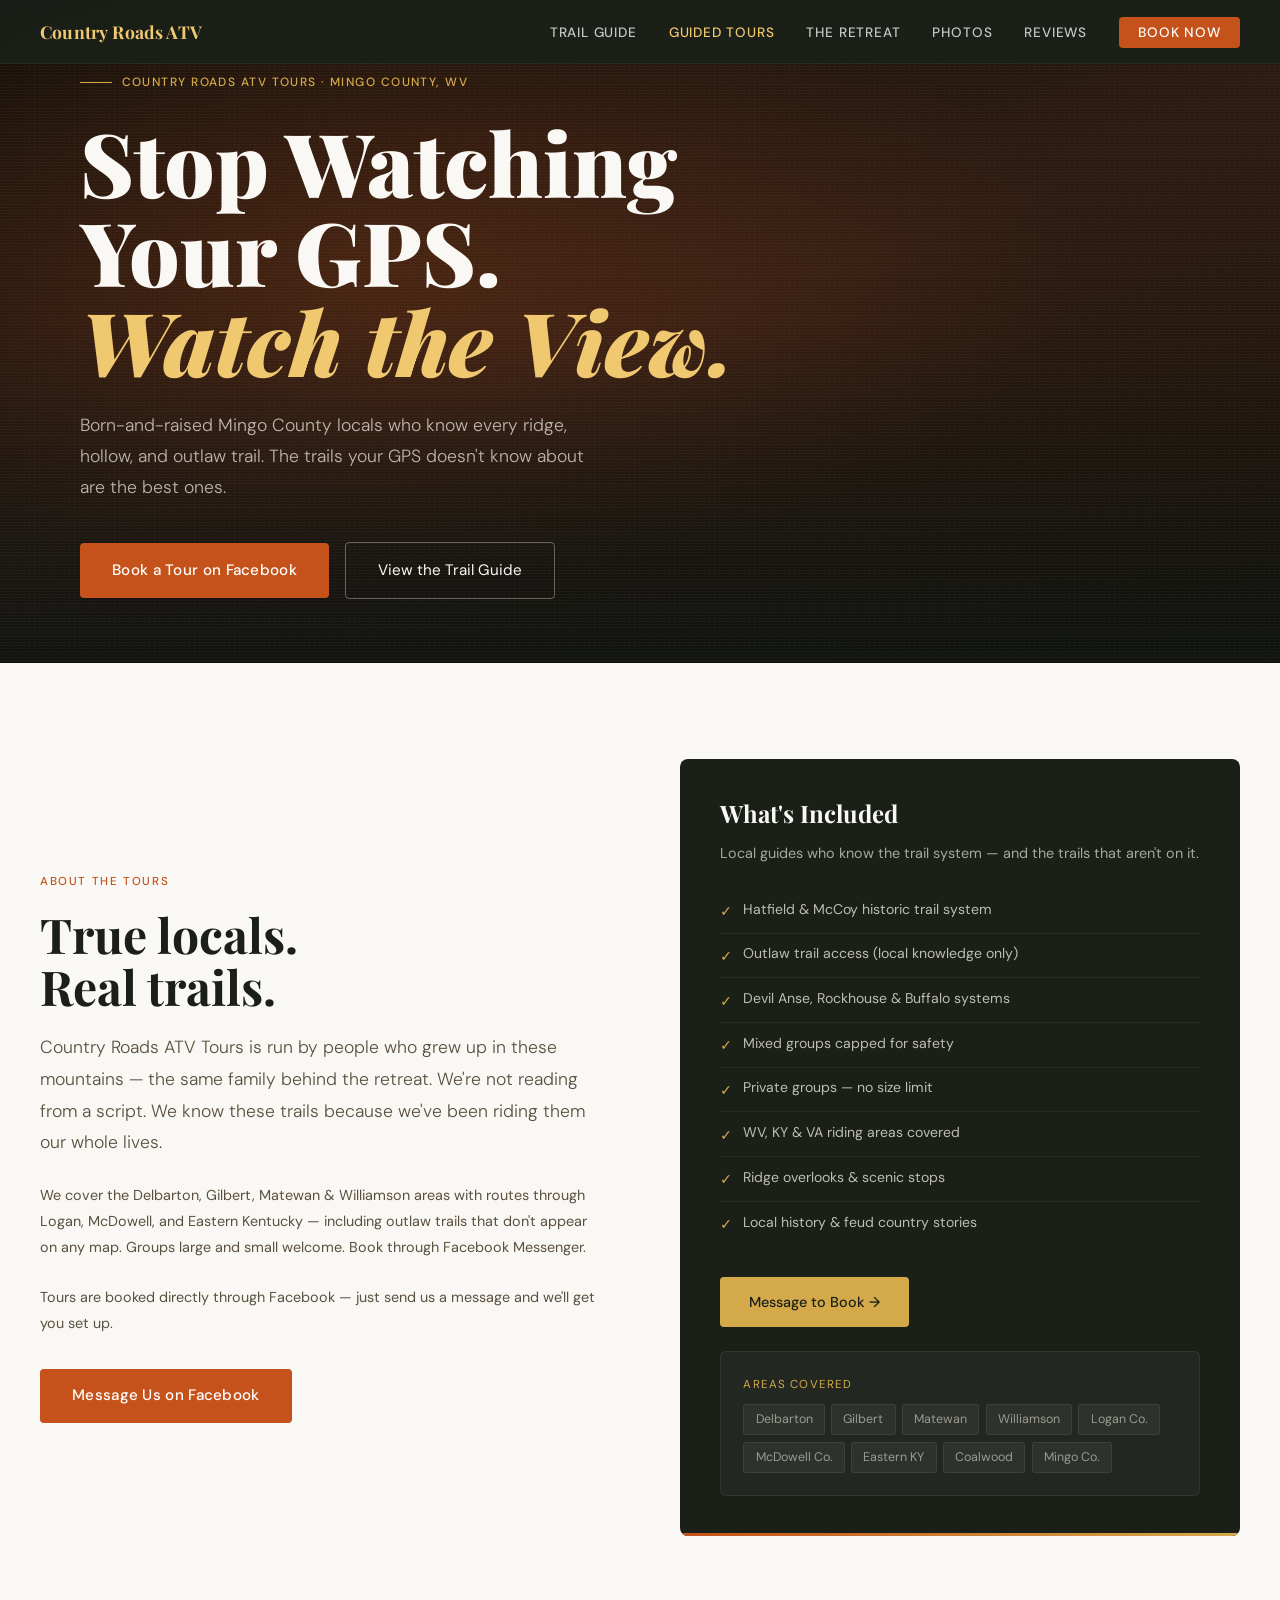
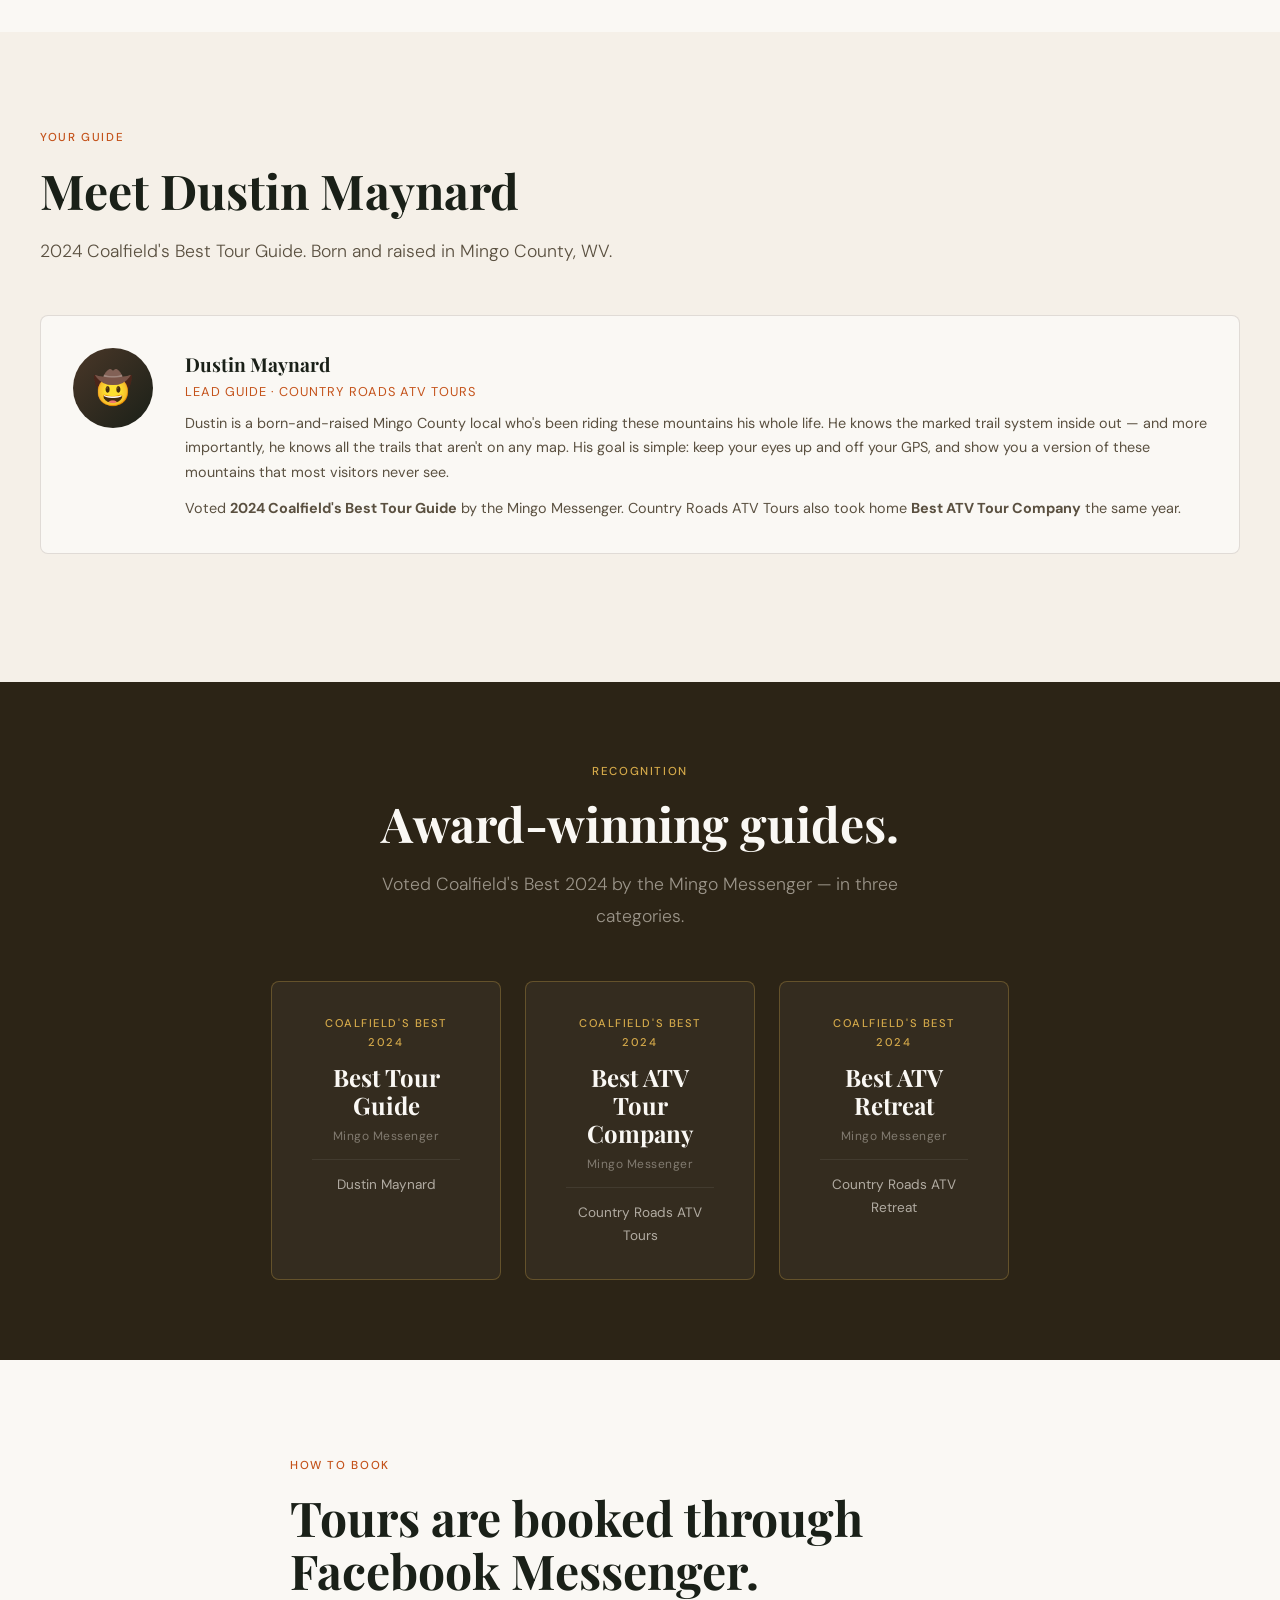
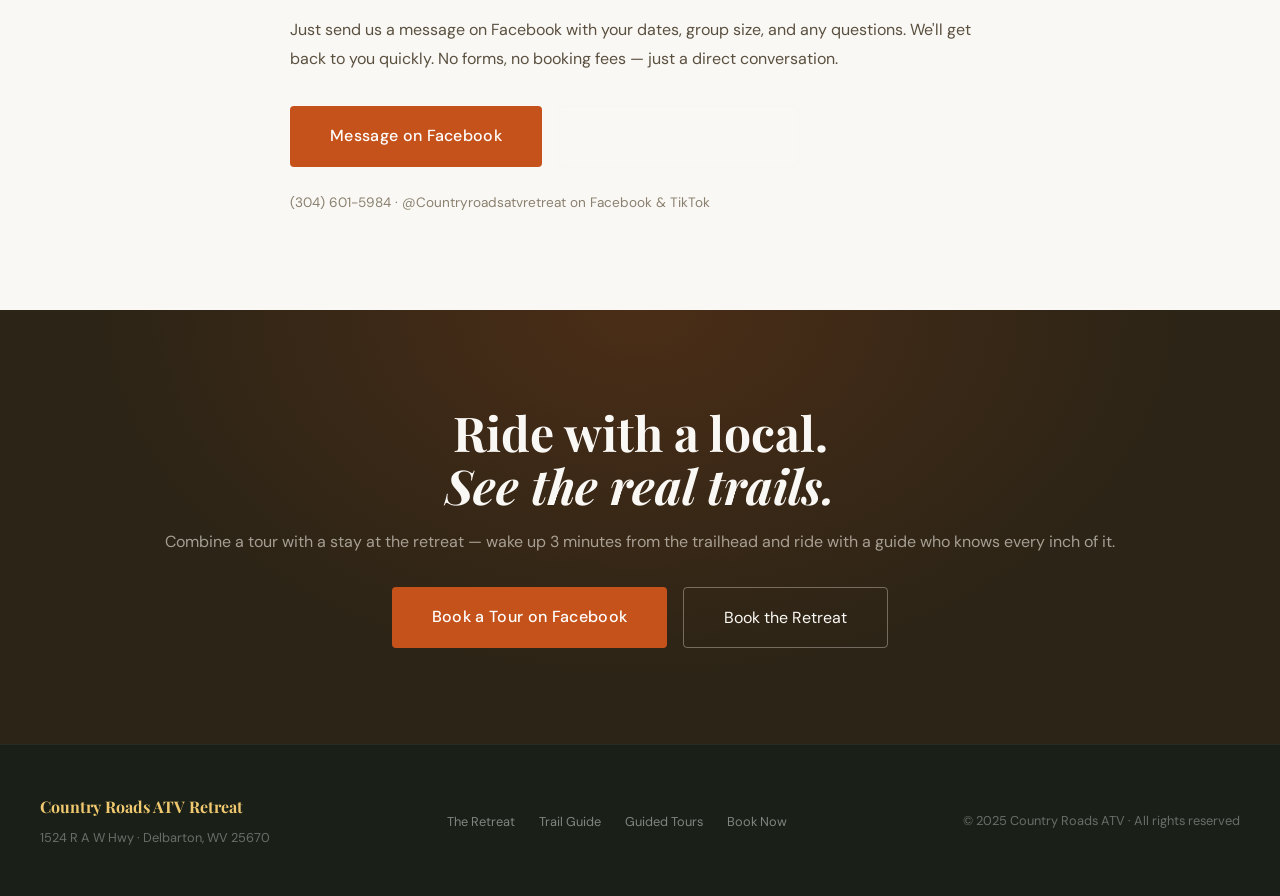
<file: tours.html>
<!DOCTYPE html>
<html lang="en">
<head>
<meta charset="UTF-8">
<meta name="viewport" content="width=device-width, initial-scale=1.0">
<title>Guided ATV Tours | Country Roads ATV Tours — Mingo County, WV</title>
<meta name="description" content="Award-winning guided ATV tours in Mingo County, WV. Born-and-raised locals showing you Hatfield & McCoy trails, outlaw trails, and hidden routes GPS doesn't know. Book via Facebook.">
<meta property="og:type" content="website">
<meta property="og:url" content="https://hatfieldmccoybasecamp.com/tours.html">
<meta property="og:title" content="Guided ATV Tours | Country Roads ATV Tours — Mingo County WV">
<meta property="og:description" content="2024 Coalfield's Best Tour Guide & Tour Company. Local guides who know every ridge and hollow. Groups large and small, WV, KY & VA trail coverage.">
<meta property="og:image" content="https://hatfieldmccoybasecamp.com/photos/cabin-exterior.jpg">
<meta property="og:image:width" content="1200">
<meta property="og:image:height" content="630">
<meta name="keywords" content="guided ATV tours Mingo County WV, Hatfield McCoy guided tour, ATV tour West Virginia, Country Roads ATV Tours, Dustin Maynard tour guide, outlaw trail tour West Virginia">
<link rel="preconnect" href="https://fonts.googleapis.com">
<link href="https://fonts.googleapis.com/css2?family=Playfair+Display:wght@400;700;900&family=DM+Sans:wght@300;400;500&display=swap" rel="stylesheet">
<link rel="stylesheet" href="style.css">

<script type="application/ld+json">
{
  "@context": "https://schema.org",
  "@type": "TouristInformationCenter",
  "name": "Country Roads ATV Tours",
  "description": "Award-winning guided ATV tours through the Hatfield & McCoy trail system and outlaw trails of Mingo County, West Virginia. Led by born-and-raised local guides.",
  "url": "https://hatfieldmccoybasecamp.com/tours.html",
  "telephone": "+1-304-601-5984",
  "address": {
    "@type": "PostalAddress",
    "addressLocality": "Delbarton",
    "addressRegion": "WV",
    "postalCode": "25670",
    "addressCountry": "US"
  },
  "sameAs": ["https://www.facebook.com/Countryroadsatvretreat/"],
  "award": ["2024 Coalfield's Best Tour Guide — Dustin Maynard", "2024 Coalfield's Best ATV Tour Company — Country Roads ATV Tours"]
}
</script>
</head>
<body>

<!-- NAV -->
<nav>
  <a href="index.html" class="nav-brand">Country Roads ATV</a>
  <ul class="nav-links">
    <li><a href="trails.html">Trail Guide</a></li>
    <li><a href="tours.html">Guided Tours</a></li>
    <li><a href="index.html#retreat">The Retreat</a></li>
    <li><a href="index.html#gallery">Photos</a></li>
    <li><a href="index.html#reviews">Reviews</a></li>
    <li><a href="https://checkout.lodgify.com/becky--maynard/355655/reservation?currency=USD&adults=1" target="_blank" rel="noopener" class="nav-cta">Book Now</a></li>
  </ul>
  <button class="nav-toggle" id="navToggle" aria-label="Open menu" aria-expanded="false">
    <span></span><span></span><span></span>
  </button>
</nav>

<div class="nav-mobile" id="navMobile">
  <a href="trails.html">Trail Guide</a>
  <a href="tours.html">Guided Tours</a>
  <a href="index.html#retreat">The Retreat</a>
  <a href="index.html#gallery">Photos</a>
  <a href="index.html#reviews">Reviews</a>
  <a href="https://checkout.lodgify.com/becky--maynard/355655/reservation?currency=USD&adults=1" target="_blank" rel="noopener" class="mob-cta">Book Now</a>
</div>

<!-- HERO -->
<section class="page-hero page-hero-tours">
  <div class="hero-bg"></div>
  <div class="hero-texture"></div>
  <div class="hero-content">
    <div class="hero-eyebrow">Country Roads ATV Tours · Mingo County, WV</div>
    <h1>Stop Watching Your GPS.<br><em>Watch the View.</em></h1>
    <p class="hero-desc">Born-and-raised Mingo County locals who know every ridge, hollow, and outlaw trail. The trails your GPS doesn't know about are the best ones.</p>
    <div class="hero-actions">
      <a href="https://www.facebook.com/Countryroadsatvretreat/" target="_blank" rel="noopener" class="btn-primary">Book a Tour on Facebook</a>
      <a href="trails.html" class="btn-outline">View the Trail Guide</a>
    </div>
  </div>
</section>

<!-- ABOUT -->
<section style="background: var(--warm-white);">
  <div class="inner">
    <div class="tours-layout">
      <div>
        <span class="section-tag reveal">About the Tours</span>
        <h2 class="reveal">True locals.<br>Real trails.</h2>
        <p class="lead reveal" style="margin-bottom: 1.5rem;">Country Roads ATV Tours is run by people who grew up in these mountains — the same family behind the retreat. We're not reading from a script. We know these trails because we've been riding them our whole lives.</p>
        <p style="font-size: 0.9rem; color: var(--text-sec); line-height: 1.8; margin-bottom: 1.5rem;">We cover the Delbarton, Gilbert, Matewan &amp; Williamson areas with routes through Logan, McDowell, and Eastern Kentucky — including outlaw trails that don't appear on any map. Groups large and small welcome. Book through Facebook Messenger.</p>
        <p style="font-size: 0.9rem; color: var(--text-sec); line-height: 1.8; margin-bottom: 2rem;">Tours are booked directly through Facebook — just send us a message and we'll get you set up.</p>
        <a href="https://www.facebook.com/Countryroadsatvretreat/" target="_blank" rel="noopener" class="btn-primary">Message Us on Facebook</a>
      </div>

      <div class="tours-card reveal">
        <h3>What's Included</h3>
        <p>Local guides who know the trail system — and the trails that aren't on it.</p>
        <ul class="tours-feature-list">
          <li><span class="check">✓</span> Hatfield &amp; McCoy historic trail system</li>
          <li><span class="check">✓</span> Outlaw trail access (local knowledge only)</li>
          <li><span class="check">✓</span> Devil Anse, Rockhouse &amp; Buffalo systems</li>
          <li><span class="check">✓</span> Mixed groups capped for safety</li>
          <li><span class="check">✓</span> Private groups — no size limit</li>
          <li><span class="check">✓</span> WV, KY &amp; VA riding areas covered</li>
          <li><span class="check">✓</span> Ridge overlooks &amp; scenic stops</li>
          <li><span class="check">✓</span> Local history &amp; feud country stories</li>
        </ul>
        <a href="https://www.facebook.com/Countryroadsatvretreat/" target="_blank" rel="noopener" class="btn-gold">Message to Book →</a>
        <div class="coverage-area">
          <div class="coverage-label">Areas covered</div>
          <div class="coverage-tags">
            <span class="coverage-tag">Delbarton</span>
            <span class="coverage-tag">Gilbert</span>
            <span class="coverage-tag">Matewan</span>
            <span class="coverage-tag">Williamson</span>
            <span class="coverage-tag">Logan Co.</span>
            <span class="coverage-tag">McDowell Co.</span>
            <span class="coverage-tag">Eastern KY</span>
            <span class="coverage-tag">Coalwood</span>
            <span class="coverage-tag">Mingo Co.</span>
          </div>
        </div>
      </div>
    </div>
  </div>
</section>

<!-- GUIDE BIO -->
<section style="background: var(--cream);">
  <div class="inner">
    <span class="section-tag reveal">Your Guide</span>
    <h2 class="reveal">Meet Dustin Maynard</h2>
    <p class="lead reveal">2024 Coalfield's Best Tour Guide. Born and raised in Mingo County, WV.</p>

    <div class="guide-bio reveal">
      <div class="guide-avatar">🤠</div>
      <div>
        <div class="guide-name">Dustin Maynard</div>
        <div class="guide-title">Lead Guide · Country Roads ATV Tours</div>
        <p class="guide-bio-text">Dustin is a born-and-raised Mingo County local who's been riding these mountains his whole life. He knows the marked trail system inside out — and more importantly, he knows all the trails that aren't on any map. His goal is simple: keep your eyes up and off your GPS, and show you a version of these mountains that most visitors never see.</p>
        <p class="guide-bio-text" style="margin-top: 0.75rem;">Voted <strong>2024 Coalfield's Best Tour Guide</strong> by the Mingo Messenger. Country Roads ATV Tours also took home <strong>Best ATV Tour Company</strong> the same year.</p>
      </div>
    </div>
  </div>
</section>

<!-- AWARDS -->
<section class="awards-section">
  <div class="inner">
    <span class="section-tag reveal">Recognition</span>
    <h2 class="reveal">Award-winning guides.</h2>
    <p class="lead reveal">Voted Coalfield's Best 2024 by the Mingo Messenger — in three categories.</p>
    <div class="awards-grid">
      <div class="award-card reveal">
        <div class="award-year">Coalfield's Best 2024</div>
        <div class="award-badge">Best Tour<br>Guide</div>
        <div class="award-source">Mingo Messenger</div>
        <div class="award-name">Dustin Maynard</div>
      </div>
      <div class="award-card reveal reveal-delay-1">
        <div class="award-year">Coalfield's Best 2024</div>
        <div class="award-badge">Best ATV<br>Tour Company</div>
        <div class="award-source">Mingo Messenger</div>
        <div class="award-name">Country Roads ATV Tours</div>
      </div>
      <div class="award-card reveal reveal-delay-2">
        <div class="award-year">Coalfield's Best 2024</div>
        <div class="award-badge">Best ATV<br>Retreat</div>
        <div class="award-source">Mingo Messenger</div>
        <div class="award-name">Country Roads ATV Retreat</div>
      </div>
    </div>
  </div>
</section>

<!-- HOW TO BOOK -->
<section style="background: var(--warm-white);">
  <div class="inner" style="max-width: 700px;">
    <span class="section-tag reveal">How to Book</span>
    <h2 class="reveal">Tours are booked through Facebook Messenger.</h2>
    <p style="font-size: 1rem; color: var(--text-sec); line-height: 1.8; margin-bottom: 2rem;" class="reveal">
      Just send us a message on Facebook with your dates, group size, and any questions. We'll get back to you quickly. No forms, no booking fees — just a direct conversation.
    </p>
    <div style="display: flex; gap: 1rem; flex-wrap: wrap;" class="reveal">
      <a href="https://www.facebook.com/Countryroadsatvretreat/" target="_blank" rel="noopener" class="btn-primary" style="font-size: 1rem; padding: 1rem 2.5rem;">Message on Facebook</a>
      <a href="index.html" class="btn-outline" style="font-size: 1rem; padding: 1rem 2.5rem;">Also book the Retreat</a>
    </div>
    <p style="margin-top: 1.5rem; font-size: 0.85rem; color: var(--muted);">(304) 601-5984 · @Countryroadsatvretreat on Facebook &amp; TikTok</p>
  </div>
</section>

<!-- CTA -->
<section class="cta-section" data-ph-section="cta_bar">
  <div class="inner">
    <h2 class="reveal">Ride with a local.<br><em>See the real trails.</em></h2>
    <p class="reveal">Combine a tour with a stay at the retreat — wake up 3 minutes from the trailhead and ride with a guide who knows every inch of it.</p>
    <div class="cta-actions reveal">
      <a href="https://www.facebook.com/Countryroadsatvretreat/" target="_blank" rel="noopener" class="btn-primary" style="font-size: 1rem; padding: 1rem 2.5rem;">Book a Tour on Facebook</a>
      <a href="https://checkout.lodgify.com/becky--maynard/355655/reservation?currency=USD&adults=1" target="_blank" rel="noopener" class="btn-outline" style="font-size: 1rem; padding: 1rem 2.5rem;">Book the Retreat</a>
    </div>
  </div>
</section>

<!-- FOOTER -->
<footer>
  <div class="footer-inner">
    <div>
      <div class="footer-brand">Country Roads ATV Retreat</div>
      <div class="footer-meta" style="margin-top: 0.4rem;">1524 R A W Hwy · Delbarton, WV 25670</div>
    </div>
    <ul class="footer-links">
      <li><a href="index.html">The Retreat</a></li>
      <li><a href="trails.html">Trail Guide</a></li>
      <li><a href="tours.html">Guided Tours</a></li>
      <li><a href="index.html#book">Book Now</a></li>
    </ul>
    <div class="footer-meta">© 2025 Country Roads ATV · All rights reserved</div>
  </div>
</footer>

<script src="main.js"></script>
</body>
</html>
</file>
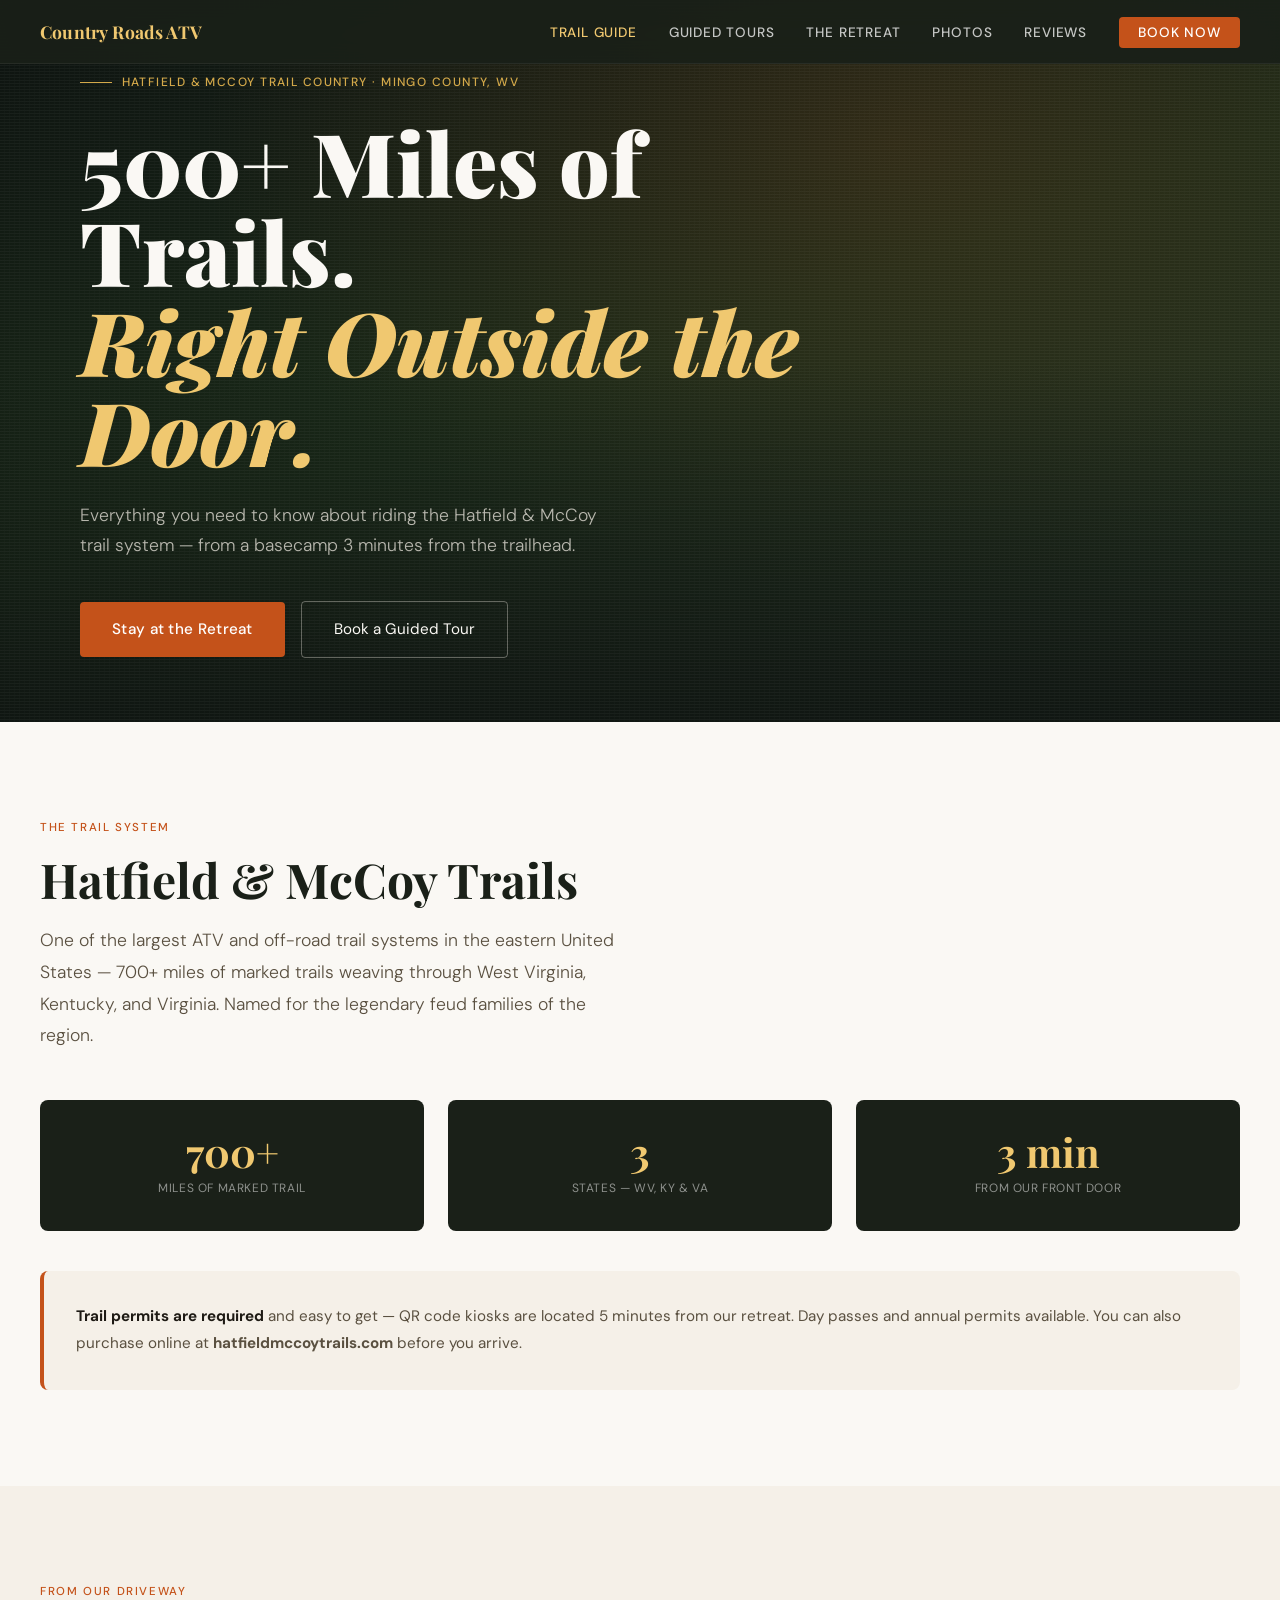
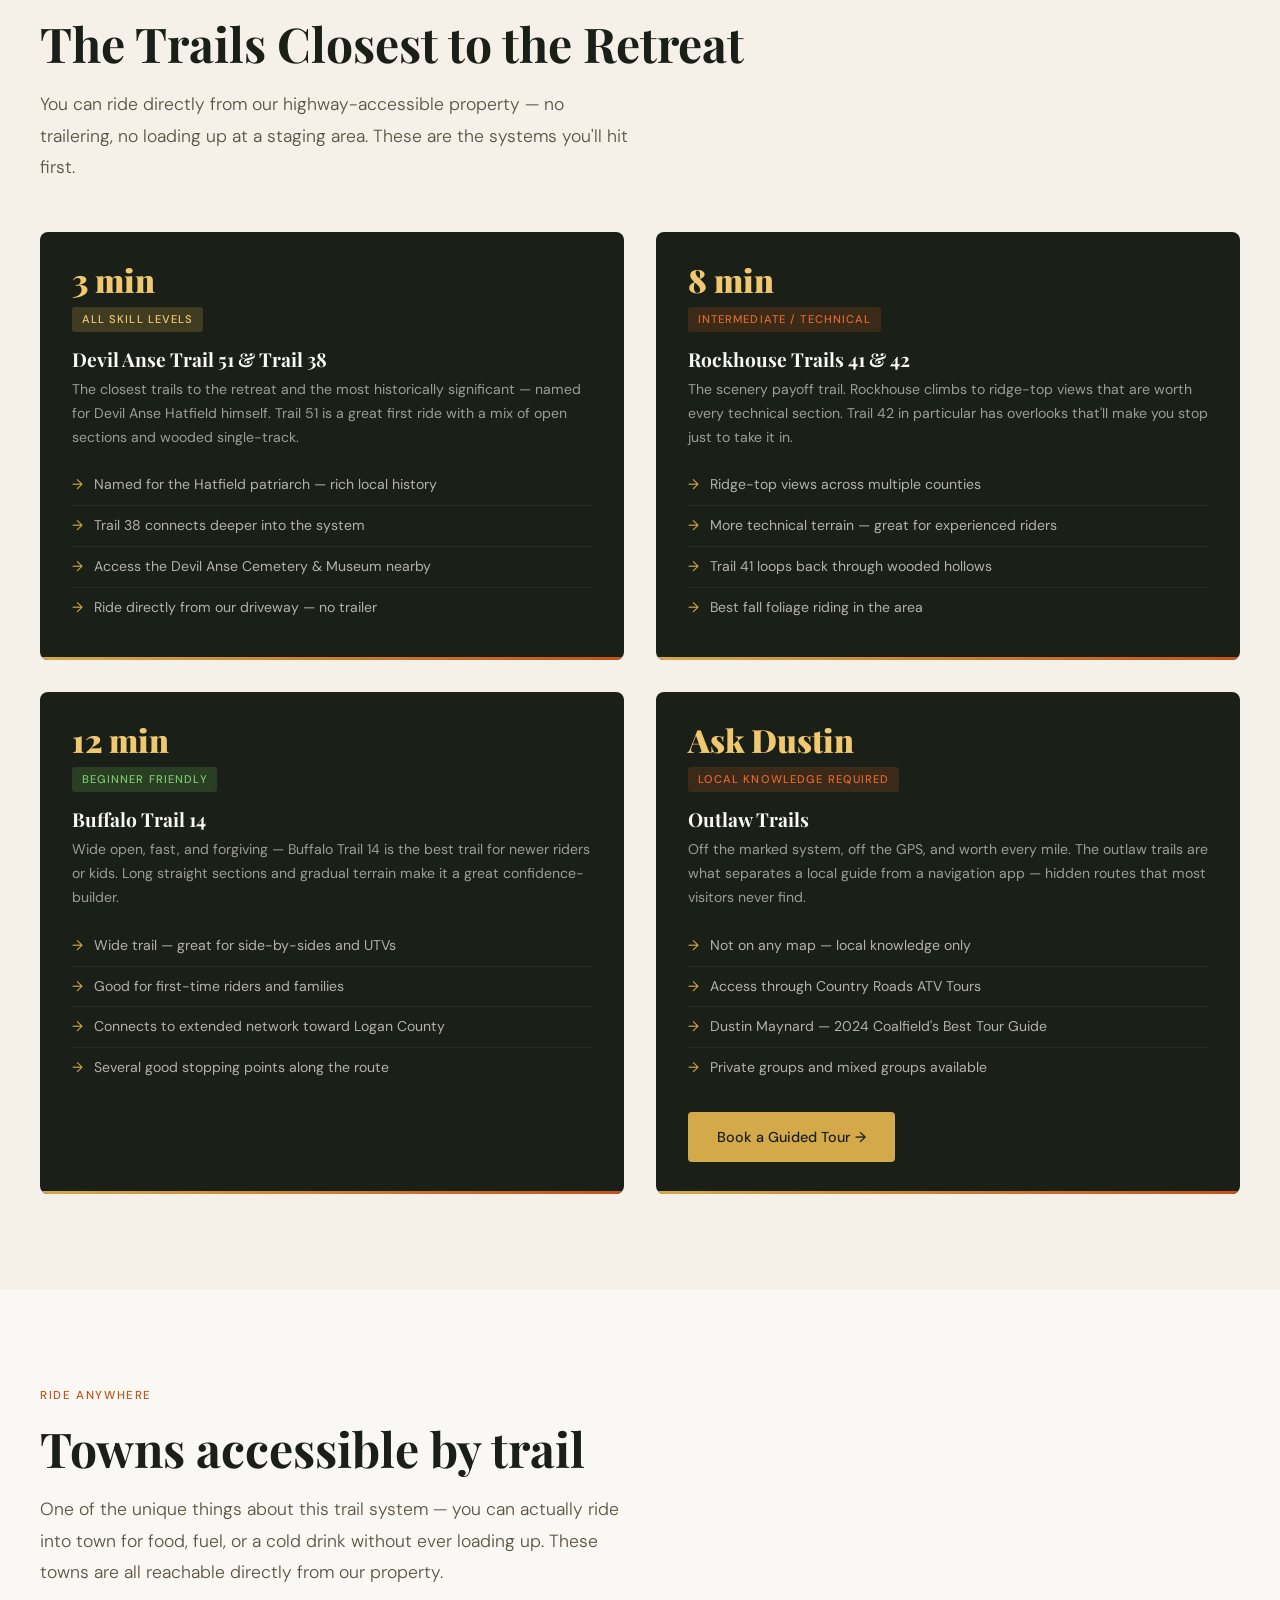
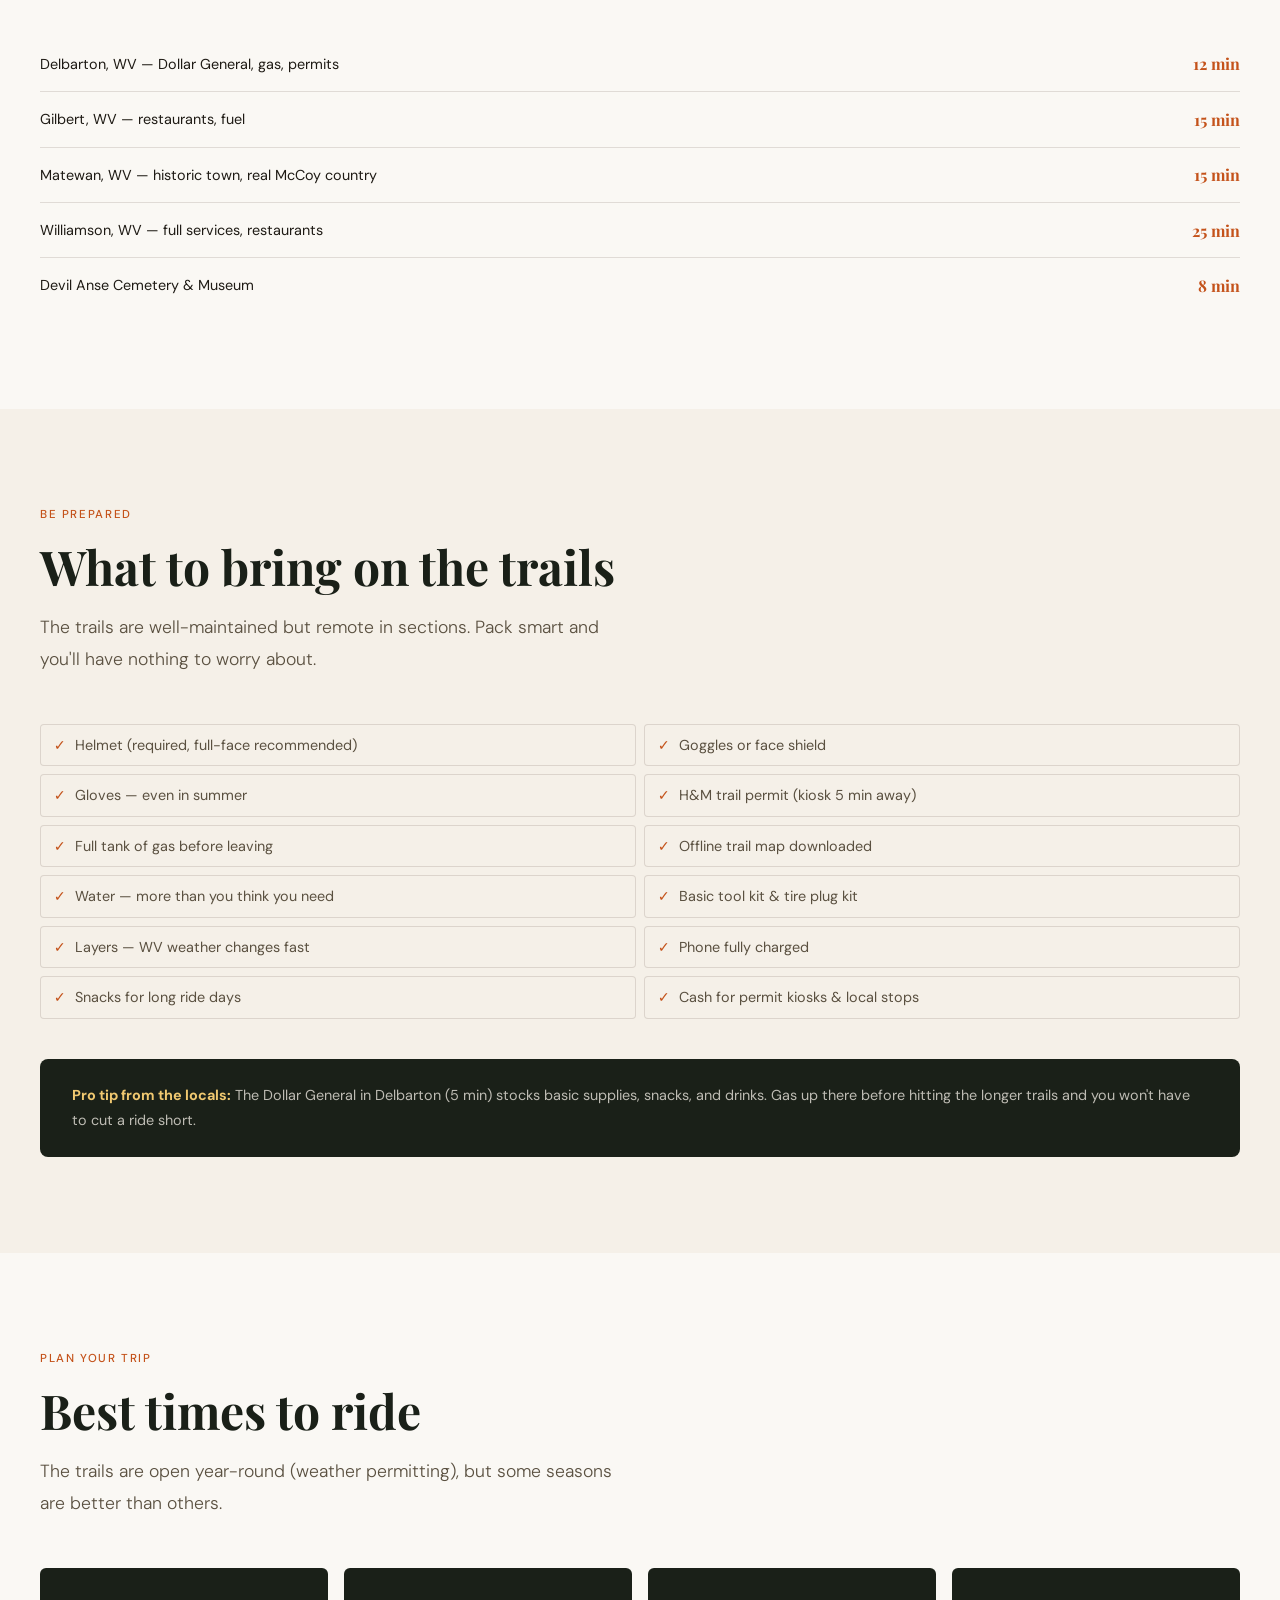
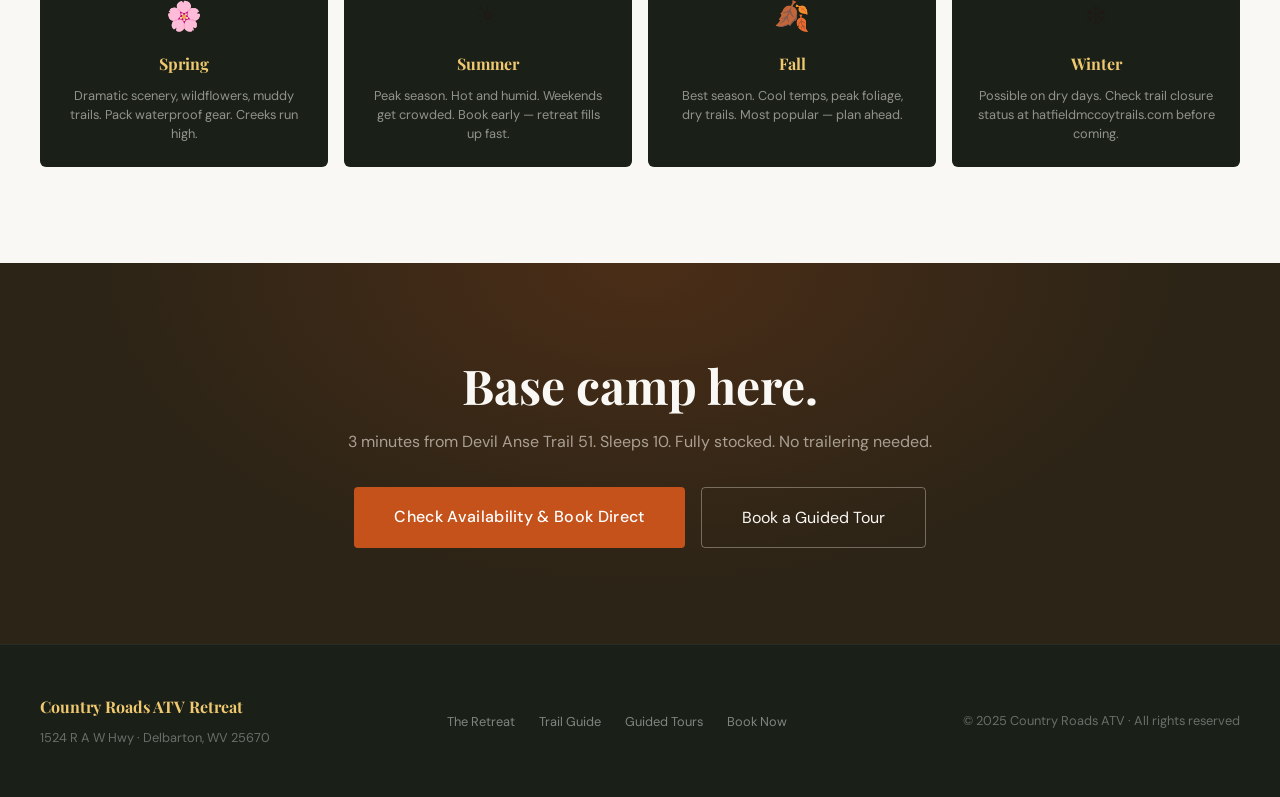
<file: trails.html>
<!DOCTYPE html>
<html lang="en">
<head>
<meta charset="UTF-8">
<meta name="viewport" content="width=device-width, initial-scale=1.0">
<title>Hatfield & McCoy Trail Guide | Country Roads ATV Retreat — Delbarton, WV</title>
<meta name="description" content="Complete guide to riding the Hatfield & McCoy trail system from Delbarton, WV. Devil Anse, Rockhouse, and Buffalo trails — all minutes from our ATV retreat cabin.">
<meta property="og:type" content="website">
<meta property="og:url" content="https://hatfieldmccoybasecamp.com/trails.html">
<meta property="og:title" content="Hatfield & McCoy Trail Guide | Country Roads ATV Retreat">
<meta property="og:description" content="500+ miles of trails, 3 minutes from the cabin. Your complete guide to Devil Anse, Rockhouse, Buffalo, and the Outlaw trails in Mingo County, WV.">
<meta property="og:image" content="https://hatfieldmccoybasecamp.com/photos/cabin-exterior.jpg">
<meta property="og:image:width" content="1200">
<meta property="og:image:height" content="630">
<meta name="keywords" content="Hatfield McCoy trail guide, Devil Anse Trail 51, Rockhouse Trail Mingo County, Buffalo Trail ATV West Virginia, ATV trails Delbarton WV, Hatfield McCoy trail system beginner">
<link rel="preconnect" href="https://fonts.googleapis.com">
<link href="https://fonts.googleapis.com/css2?family=Playfair+Display:wght@400;700;900&family=DM+Sans:wght@300;400;500&display=swap" rel="stylesheet">
<link rel="stylesheet" href="style.css">

<script type="application/ld+json">
{
  "@context": "https://schema.org",
  "@type": "TouristAttraction",
  "name": "Hatfield & McCoy Trail System — Mingo County",
  "description": "500+ miles of ATV and off-road trails through historic Hatfield & McCoy country in Mingo County, West Virginia. Includes Devil Anse, Rockhouse, Buffalo, and Outlaw trail systems.",
  "url": "https://hatfieldmccoybasecamp.com/trails.html",
  "geo": {
    "@type": "GeoCoordinates",
    "latitude": 37.7128,
    "longitude": -82.1786
  },
  "address": {
    "@type": "PostalAddress",
    "addressLocality": "Delbarton",
    "addressRegion": "WV",
    "addressCountry": "US"
  },
  "touristType": ["ATV riders", "Off-road enthusiasts", "Adventure travelers"],
  "isAccessibleForFree": false,
  "publicAccess": true
}
</script>
</head>
<body>

<!-- NAV -->
<nav>
  <a href="index.html" class="nav-brand">Country Roads ATV</a>
  <ul class="nav-links">
    <li><a href="trails.html">Trail Guide</a></li>
    <li><a href="tours.html">Guided Tours</a></li>
    <li><a href="index.html#retreat">The Retreat</a></li>
    <li><a href="index.html#gallery">Photos</a></li>
    <li><a href="index.html#reviews">Reviews</a></li>
    <li><a href="https://checkout.lodgify.com/becky--maynard/355655/reservation?currency=USD&adults=1" target="_blank" rel="noopener" class="nav-cta">Book Now</a></li>
  </ul>
  <button class="nav-toggle" id="navToggle" aria-label="Open menu" aria-expanded="false">
    <span></span><span></span><span></span>
  </button>
</nav>

<div class="nav-mobile" id="navMobile">
  <a href="trails.html">Trail Guide</a>
  <a href="tours.html">Guided Tours</a>
  <a href="index.html#retreat">The Retreat</a>
  <a href="index.html#gallery">Photos</a>
  <a href="index.html#reviews">Reviews</a>
  <a href="https://checkout.lodgify.com/becky--maynard/355655/reservation?currency=USD&adults=1" target="_blank" rel="noopener" class="mob-cta">Book Now</a>
</div>

<!-- HERO -->
<section class="page-hero">
  <div class="hero-bg"></div>
  <div class="hero-texture"></div>
  <div class="hero-content">
    <div class="hero-eyebrow">Hatfield &amp; McCoy Trail Country · Mingo County, WV</div>
    <h1>500+ Miles of Trails.<br><em>Right Outside the Door.</em></h1>
    <p class="hero-desc">Everything you need to know about riding the Hatfield &amp; McCoy trail system — from a basecamp 3 minutes from the trailhead.</p>
    <div class="hero-actions">
      <a href="index.html" class="btn-primary">Stay at the Retreat</a>
      <a href="tours.html" class="btn-outline">Book a Guided Tour</a>
    </div>
  </div>
</section>

<!-- OVERVIEW -->
<section style="background: var(--warm-white);">
  <div class="inner">
    <span class="section-tag reveal">The Trail System</span>
    <h2 class="reveal">Hatfield &amp; McCoy Trails</h2>
    <p class="lead reveal">One of the largest ATV and off-road trail systems in the eastern United States — 700+ miles of marked trails weaving through West Virginia, Kentucky, and Virginia. Named for the legendary feud families of the region.</p>

    <div style="display: grid; grid-template-columns: repeat(3,1fr); gap: 1.5rem;" class="reveal">
      <div style="background: var(--forest); border-radius: 8px; padding: 2rem; text-align: center;">
        <div class="stat-num" style="font-size: 2.5rem; display: block; margin-bottom: 0.4rem;">700+</div>
        <div class="stat-label">miles of marked trail</div>
      </div>
      <div style="background: var(--forest); border-radius: 8px; padding: 2rem; text-align: center;">
        <div class="stat-num" style="font-size: 2.5rem; display: block; margin-bottom: 0.4rem;">3</div>
        <div class="stat-label">states — WV, KY &amp; VA</div>
      </div>
      <div style="background: var(--forest); border-radius: 8px; padding: 2rem; text-align: center;">
        <div class="stat-num" style="font-size: 2.5rem; display: block; margin-bottom: 0.4rem;">3 min</div>
        <div class="stat-label">from our front door</div>
      </div>
    </div>

    <div style="margin-top: 2.5rem; padding: 2rem; background: var(--cream); border-radius: 8px; border-left: 4px solid var(--rust);" class="reveal">
      <p style="font-size: 0.95rem; color: var(--text-sec); line-height: 1.8;">
        <strong style="color: var(--text);">Trail permits are required</strong> and easy to get — QR code kiosks are located 5 minutes from our retreat. Day passes and annual permits available. You can also purchase online at <strong>hatfieldmccoytrails.com</strong> before you arrive.
      </p>
    </div>
  </div>
</section>

<!-- TRAILS FROM THE RETREAT -->
<section style="background: var(--cream);">
  <div class="inner">
    <span class="section-tag reveal">From Our Driveway</span>
    <h2 class="reveal">The Trails Closest to the Retreat</h2>
    <p class="lead reveal">You can ride directly from our highway-accessible property — no trailering, no loading up at a staging area. These are the systems you'll hit first.</p>

    <div class="trail-detail-grid">

      <div class="trail-detail-card reveal">
        <div class="trail-distance">3 min</div>
        <span class="trail-tag trail-tag--moderate">All Skill Levels</span>
        <h3>Devil Anse Trail 51 &amp; Trail 38</h3>
        <p style="font-size: 0.88rem; color: rgba(245,240,232,0.6); line-height: 1.7; margin-bottom: 1rem;">The closest trails to the retreat and the most historically significant — named for Devil Anse Hatfield himself. Trail 51 is a great first ride with a mix of open sections and wooded single-track.</p>
        <ul class="trail-info-list">
          <li>Named for the Hatfield patriarch — rich local history</li>
          <li>Trail 38 connects deeper into the system</li>
          <li>Access the Devil Anse Cemetery &amp; Museum nearby</li>
          <li>Ride directly from our driveway — no trailer</li>
        </ul>
      </div>

      <div class="trail-detail-card reveal reveal-delay-1">
        <div class="trail-distance">8 min</div>
        <span class="trail-tag trail-tag--technical">Intermediate / Technical</span>
        <h3>Rockhouse Trails 41 &amp; 42</h3>
        <p style="font-size: 0.88rem; color: rgba(245,240,232,0.6); line-height: 1.7; margin-bottom: 1rem;">The scenery payoff trail. Rockhouse climbs to ridge-top views that are worth every technical section. Trail 42 in particular has overlooks that'll make you stop just to take it in.</p>
        <ul class="trail-info-list">
          <li>Ridge-top views across multiple counties</li>
          <li>More technical terrain — great for experienced riders</li>
          <li>Trail 41 loops back through wooded hollows</li>
          <li>Best fall foliage riding in the area</li>
        </ul>
      </div>

      <div class="trail-detail-card reveal">
        <div class="trail-distance">12 min</div>
        <span class="trail-tag trail-tag--easy">Beginner Friendly</span>
        <h3>Buffalo Trail 14</h3>
        <p style="font-size: 0.88rem; color: rgba(245,240,232,0.6); line-height: 1.7; margin-bottom: 1rem;">Wide open, fast, and forgiving — Buffalo Trail 14 is the best trail for newer riders or kids. Long straight sections and gradual terrain make it a great confidence-builder.</p>
        <ul class="trail-info-list">
          <li>Wide trail — great for side-by-sides and UTVs</li>
          <li>Good for first-time riders and families</li>
          <li>Connects to extended network toward Logan County</li>
          <li>Several good stopping points along the route</li>
        </ul>
      </div>

      <div class="trail-detail-card reveal reveal-delay-1">
        <div class="trail-distance">Ask Dustin</div>
        <span class="trail-tag trail-tag--technical">Local Knowledge Required</span>
        <h3>Outlaw Trails</h3>
        <p style="font-size: 0.88rem; color: rgba(245,240,232,0.6); line-height: 1.7; margin-bottom: 1rem;">Off the marked system, off the GPS, and worth every mile. The outlaw trails are what separates a local guide from a navigation app — hidden routes that most visitors never find.</p>
        <ul class="trail-info-list">
          <li>Not on any map — local knowledge only</li>
          <li>Access through Country Roads ATV Tours</li>
          <li>Dustin Maynard — 2024 Coalfield's Best Tour Guide</li>
          <li>Private groups and mixed groups available</li>
        </ul>
        <a href="tours.html" class="btn-gold" style="margin-top: 1.5rem; display: inline-block;">Book a Guided Tour →</a>
      </div>

    </div>
  </div>
</section>

<!-- TOWNS BY TRAIL -->
<section style="background: var(--warm-white);">
  <div class="inner">
    <span class="section-tag reveal">Ride Anywhere</span>
    <h2 class="reveal">Towns accessible by trail</h2>
    <p class="lead reveal">One of the unique things about this trail system — you can actually ride into town for food, fuel, or a cold drink without ever loading up. These towns are all reachable directly from our property.</p>

    <ul class="nearby-list reveal">
      <li class="nearby-item">
        <span class="nearby-name">Delbarton, WV — Dollar General, gas, permits</span>
        <span class="nearby-dist">12 min</span>
      </li>
      <li class="nearby-item">
        <span class="nearby-name">Gilbert, WV — restaurants, fuel</span>
        <span class="nearby-dist">15 min</span>
      </li>
      <li class="nearby-item">
        <span class="nearby-name">Matewan, WV — historic town, real McCoy country</span>
        <span class="nearby-dist">15 min</span>
      </li>
      <li class="nearby-item">
        <span class="nearby-name">Williamson, WV — full services, restaurants</span>
        <span class="nearby-dist">25 min</span>
      </li>
      <li class="nearby-item">
        <span class="nearby-name">Devil Anse Cemetery &amp; Museum</span>
        <span class="nearby-dist">8 min</span>
      </li>
    </ul>
  </div>
</section>

<!-- WHAT TO BRING -->
<section style="background: var(--cream);">
  <div class="inner">
    <span class="section-tag reveal">Be Prepared</span>
    <h2 class="reveal">What to bring on the trails</h2>
    <p class="lead reveal">The trails are well-maintained but remote in sections. Pack smart and you'll have nothing to worry about.</p>

    <ul class="checklist reveal">
      <li>Helmet (required, full-face recommended)</li>
      <li>Goggles or face shield</li>
      <li>Gloves — even in summer</li>
      <li>H&amp;M trail permit (kiosk 5 min away)</li>
      <li>Full tank of gas before leaving</li>
      <li>Offline trail map downloaded</li>
      <li>Water — more than you think you need</li>
      <li>Basic tool kit &amp; tire plug kit</li>
      <li>Layers — WV weather changes fast</li>
      <li>Phone fully charged</li>
      <li>Snacks for long ride days</li>
      <li>Cash for permit kiosks &amp; local stops</li>
    </ul>

    <div style="margin-top: 2.5rem; padding: 1.5rem 2rem; background: var(--forest); border-radius: 8px;" class="reveal">
      <p style="font-size: 0.9rem; color: rgba(245,240,232,0.75); line-height: 1.75;">
        <strong style="color: var(--gold-lt);">Pro tip from the locals:</strong> The Dollar General in Delbarton (5 min) stocks basic supplies, snacks, and drinks. Gas up there before hitting the longer trails and you won't have to cut a ride short.
      </p>
    </div>
  </div>
</section>

<!-- SEASONS -->
<section style="background: var(--warm-white);">
  <div class="inner">
    <span class="section-tag reveal">Plan Your Trip</span>
    <h2 class="reveal">Best times to ride</h2>
    <p class="lead reveal">The trails are open year-round (weather permitting), but some seasons are better than others.</p>

    <div class="seasons-grid reveal">
      <div class="season-card">
        <span class="season-icon">🌸</span>
        <div class="season-name">Spring</div>
        <div class="season-desc">Dramatic scenery, wildflowers, muddy trails. Pack waterproof gear. Creeks run high.</div>
      </div>
      <div class="season-card">
        <span class="season-icon">☀️</span>
        <div class="season-name">Summer</div>
        <div class="season-desc">Peak season. Hot and humid. Weekends get crowded. Book early — retreat fills up fast.</div>
      </div>
      <div class="season-card">
        <span class="season-icon">🍂</span>
        <div class="season-name">Fall</div>
        <div class="season-desc">Best season. Cool temps, peak foliage, dry trails. Most popular — plan ahead.</div>
      </div>
      <div class="season-card">
        <span class="season-icon">❄️</span>
        <div class="season-name">Winter</div>
        <div class="season-desc">Possible on dry days. Check trail closure status at hatfieldmccoytrails.com before coming.</div>
      </div>
    </div>
  </div>
</section>

<!-- CTA -->
<section class="cta-section" data-ph-section="cta_bar">
  <div class="inner">
    <h2 class="reveal">Base camp here.</h2>
    <p class="reveal">3 minutes from Devil Anse Trail 51. Sleeps 10. Fully stocked. No trailering needed.</p>
    <div class="cta-actions reveal">
      <a href="https://checkout.lodgify.com/becky--maynard/355655/reservation?currency=USD&adults=1" target="_blank" rel="noopener" class="btn-primary" style="font-size: 1rem; padding: 1rem 2.5rem;">Check Availability &amp; Book Direct</a>
      <a href="tours.html" class="btn-outline" style="font-size: 1rem; padding: 1rem 2.5rem;">Book a Guided Tour</a>
    </div>
  </div>
</section>

<!-- FOOTER -->
<footer>
  <div class="footer-inner">
    <div>
      <div class="footer-brand">Country Roads ATV Retreat</div>
      <div class="footer-meta" style="margin-top: 0.4rem;">1524 R A W Hwy · Delbarton, WV 25670</div>
    </div>
    <ul class="footer-links">
      <li><a href="index.html">The Retreat</a></li>
      <li><a href="trails.html">Trail Guide</a></li>
      <li><a href="tours.html">Guided Tours</a></li>
      <li><a href="index.html#book">Book Now</a></li>
    </ul>
    <div class="footer-meta">© 2025 Country Roads ATV · All rights reserved</div>
  </div>
</footer>

<script src="main.js"></script>
</body>
</html>
</file>
<file: style.css>
*, *::before, *::after { box-sizing: border-box; margin: 0; padding: 0; }

:root {
  --forest:   #1a2018;
  --bark:     #2c2416;
  --earth:    #4a3728;
  --rust:     #c4521a;
  --rust-lt:  #e06930;
  --gold:     #d4a94a;
  --gold-lt:  #f0c870;
  --cream:    #f5f0e8;
  --warm-white: #faf8f4;
  --muted:    #8a8070;
  --text:     #1e1a14;
  --text-sec: #5a5040;
  --border:   rgba(74,55,40,0.15);
  --serif: 'Playfair Display', Georgia, serif;
  --sans:  'DM Sans', system-ui, sans-serif;
}

html { scroll-behavior: smooth; }

body {
  font-family: var(--sans);
  background: var(--warm-white);
  color: var(--text);
  font-size: 16px;
  line-height: 1.7;
  overflow-x: hidden;
}

/* ── NAV ── */
nav {
  position: fixed; top: 0; left: 0; right: 0; z-index: 100;
  display: flex; align-items: center; justify-content: space-between;
  padding: 0 2.5rem;
  height: 64px;
  background: rgba(26,32,24,0.92);
  backdrop-filter: blur(12px);
  border-bottom: 1px solid rgba(255,255,255,0.06);
  transition: all 0.3s;
}
.nav-brand {
  font-family: var(--serif);
  font-size: 1.1rem;
  font-weight: 700;
  color: var(--gold-lt);
  letter-spacing: 0.01em;
  text-decoration: none;
  white-space: nowrap;
}
.nav-links {
  display: flex; gap: 2rem; list-style: none;
}
.nav-links a {
  color: rgba(255,255,255,0.75);
  text-decoration: none;
  font-size: 0.85rem;
  font-weight: 500;
  letter-spacing: 0.06em;
  text-transform: uppercase;
  transition: color 0.2s;
}
.nav-links a:hover,
.nav-links a.nav-active { color: var(--gold-lt); }
.nav-cta {
  background: var(--rust);
  color: #fff !important;
  padding: 0.45rem 1.2rem;
  border-radius: 4px;
  transition: background 0.2s !important;
}
.nav-cta:hover { background: var(--rust-lt) !important; color: #fff !important; }

/* ── HAMBURGER ── */
.nav-toggle {
  display: none;
  flex-direction: column; justify-content: center; gap: 5px;
  width: 36px; height: 36px;
  background: none; border: none; cursor: pointer; padding: 4px;
  flex-shrink: 0;
}
.nav-toggle span {
  display: block; width: 22px; height: 2px;
  background: rgba(255,255,255,0.75);
  transition: transform 0.25s, opacity 0.25s;
  border-radius: 1px;
}
.nav-toggle.open span:nth-child(1) { transform: translateY(7px) rotate(45deg); }
.nav-toggle.open span:nth-child(2) { opacity: 0; transform: scaleX(0); }
.nav-toggle.open span:nth-child(3) { transform: translateY(-7px) rotate(-45deg); }

.nav-mobile {
  display: none;
  position: fixed; top: 64px; left: 0; right: 0;
  background: rgba(22,28,20,0.98);
  backdrop-filter: blur(16px);
  border-bottom: 1px solid rgba(255,255,255,0.07);
  padding: 0.5rem 1.5rem 1.5rem;
  z-index: 99;
  flex-direction: column;
}
.nav-mobile.open { display: flex; }
.nav-mobile a {
  color: rgba(255,255,255,0.75);
  text-decoration: none;
  font-size: 0.95rem;
  font-weight: 500;
  padding: 0.9rem 0;
  border-bottom: 1px solid rgba(255,255,255,0.06);
  letter-spacing: 0.04em;
  transition: color 0.2s;
}
.nav-mobile a:hover { color: var(--gold-lt); }
.nav-mobile .mob-cta {
  margin-top: 1rem;
  text-align: center;
  background: var(--rust);
  padding: 0.85rem 1.5rem;
  border-radius: 4px;
  border-bottom: none !important;
  color: #fff !important;
  font-weight: 500;
}
.nav-mobile .mob-cta:hover { background: var(--rust-lt) !important; }
@media (max-width: 900px) { .nav-toggle { display: flex; } }

/* ── HERO (home) ── */
.hero {
  position: relative;
  min-height: 100vh;
  display: flex; align-items: flex-start;
  padding-top: clamp(7rem, 18vh, 14rem);
  padding-bottom: 9rem;
  background: var(--forest);
  overflow: hidden;
}
.hero-bg {
  position: absolute; inset: 0;
  background:
    radial-gradient(ellipse at 60% 30%, rgba(196,82,26,0.18) 0%, transparent 60%),
    radial-gradient(ellipse at 20% 80%, rgba(26,32,24,0.95) 0%, transparent 70%),
    linear-gradient(160deg, #0d1210 0%, #1a2a18 40%, #2a3820 100%);
}
.hero-bg::after {
  content: '';
  position: absolute; bottom: 0; left: 0; right: 0; height: 45%;
  background: linear-gradient(to top, rgba(13,18,16,0.9) 0%, transparent 100%);
}
.hero-texture {
  position: absolute; inset: 0; opacity: 0.035;
  background-image:
    repeating-linear-gradient(0deg, transparent, transparent 2px, rgba(255,255,255,1) 2px, rgba(255,255,255,1) 3px),
    repeating-linear-gradient(90deg, transparent, transparent 4px, rgba(255,255,255,0.5) 4px, rgba(255,255,255,0.5) 5px);
}
.hero-ridge {
  position: absolute; bottom: 0; left: 0; right: 0;
  height: 200px;
  overflow: hidden;
}
.hero-ridge svg { width: 100%; height: 100%; }

/* ── PAGE HERO (subpages) ── */
.page-hero {
  position: relative;
  min-height: 52vh;
  display: flex; align-items: flex-end;
  padding-bottom: 4rem;
  padding-top: 64px;
  background: var(--forest);
  overflow: hidden;
}
.page-hero .hero-bg {
  position: absolute; inset: 0;
  background:
    radial-gradient(ellipse at 70% 20%, rgba(196,82,26,0.15) 0%, transparent 55%),
    linear-gradient(160deg, #0d1210 0%, #1a2a18 50%, #243020 100%);
}
.page-hero .hero-bg::after {
  content: '';
  position: absolute; bottom: 0; left: 0; right: 0; height: 50%;
  background: linear-gradient(to top, rgba(13,18,16,0.85) 0%, transparent 100%);
}
.page-hero-tours .hero-bg {
  background:
    radial-gradient(ellipse at 30% 40%, rgba(196,82,26,0.22) 0%, transparent 55%),
    linear-gradient(160deg, #100d08 0%, #2c1a10 50%, #1a1208 100%);
}

.hero-content {
  position: relative; z-index: 2;
  max-width: 1200px; margin: 0 auto; padding: 0 2.5rem;
  width: 100%;
}
.hero-eyebrow {
  display: inline-flex; align-items: center; gap: 0.6rem;
  font-size: 0.75rem; font-weight: 500; letter-spacing: 0.12em;
  text-transform: uppercase; color: var(--gold);
  margin-bottom: 1.5rem;
}
.hero-eyebrow::before {
  content: '';
  display: block; width: 32px; height: 1px;
  background: var(--gold);
}
h1 {
  font-family: var(--serif);
  font-size: clamp(2.8rem, 7vw, 5.5rem);
  font-weight: 900;
  line-height: 1.02;
  color: var(--warm-white);
  max-width: 800px;
  margin-bottom: 1.5rem;
}
h1 em {
  font-style: italic;
  color: var(--gold-lt);
}
.hero-desc {
  color: rgba(245,240,232,0.72);
  font-size: 1.1rem;
  max-width: 520px;
  margin-bottom: 2.5rem;
  font-weight: 300;
  line-height: 1.75;
}
.hero-actions {
  display: flex; gap: 1rem; flex-wrap: wrap;
  align-items: center;
}

/* ── BUTTONS ── */
.btn-primary {
  background: var(--rust);
  color: #fff;
  padding: 0.9rem 2rem;
  border-radius: 4px;
  text-decoration: none;
  font-weight: 500;
  font-size: 0.95rem;
  letter-spacing: 0.02em;
  transition: background 0.2s, transform 0.15s;
  display: inline-block;
}
.btn-primary:hover { background: var(--rust-lt); transform: translateY(-1px); }
.btn-outline {
  border: 1px solid rgba(245,240,232,0.35);
  color: var(--warm-white);
  padding: 0.9rem 2rem;
  border-radius: 4px;
  text-decoration: none;
  font-weight: 400;
  font-size: 0.95rem;
  transition: border-color 0.2s, background 0.2s;
  display: inline-block;
}
.btn-outline:hover { border-color: rgba(245,240,232,0.7); background: rgba(245,240,232,0.05); }
.btn-gold {
  display: inline-block;
  background: var(--gold);
  color: var(--forest);
  padding: 0.8rem 1.8rem;
  border-radius: 4px;
  text-decoration: none;
  font-weight: 500;
  font-size: 0.9rem;
  transition: background 0.2s;
}
.btn-gold:hover { background: var(--gold-lt); }

/* Hero stats strip */
.hero-stats {
  position: absolute; bottom: 0; right: 0; left: 0; z-index: 3;
  background: rgba(13,18,16,0.85);
  backdrop-filter: blur(8px);
  border-top: 1px solid rgba(212,169,74,0.2);
}
.stats-inner {
  max-width: 1200px; margin: 0 auto;
  display: grid; grid-template-columns: repeat(4, 1fr);
  padding: 0 2.5rem;
}
.stat-item {
  padding: 1.4rem 1.5rem 1.4rem 0;
  border-right: 1px solid rgba(255,255,255,0.07);
}
.stat-item:last-child { border-right: none; padding-left: 1.5rem; }
.stat-item:first-child { padding-left: 0; }
.stat-num {
  font-family: var(--serif);
  font-size: 1.9rem;
  font-weight: 700;
  color: var(--gold-lt);
  line-height: 1;
  margin-bottom: 0.25rem;
}
.stat-label {
  font-size: 0.75rem;
  color: rgba(255,255,255,0.5);
  letter-spacing: 0.05em;
  text-transform: uppercase;
}

/* ── SECTION SHARED ── */
section { padding: 6rem 2.5rem; }
.inner { max-width: 1200px; margin: 0 auto; }
.section-tag {
  font-size: 0.72rem; font-weight: 500; letter-spacing: 0.14em;
  text-transform: uppercase; color: var(--rust);
  margin-bottom: 1rem; display: block;
}
h2 {
  font-family: var(--serif);
  font-size: clamp(2rem, 4vw, 3rem);
  font-weight: 700;
  line-height: 1.1;
  color: var(--forest);
  margin-bottom: 1.2rem;
}
h3 {
  font-family: var(--serif);
  font-size: 1.4rem;
  font-weight: 700;
  color: var(--forest);
  margin-bottom: 0.8rem;
  line-height: 1.2;
}
.lead {
  font-size: 1.1rem;
  color: var(--text-sec);
  max-width: 600px;
  line-height: 1.8;
  margin-bottom: 3rem;
  font-weight: 300;
}

/* ── TRAILS SECTION (home teaser) ── */
#trails { background: var(--cream); }
.trails-grid {
  display: grid;
  grid-template-columns: 1fr 1fr;
  gap: 2px;
}
.trail-card {
  background: var(--forest);
  padding: 2.5rem;
  position: relative;
  overflow: hidden;
  transition: background 0.25s;
  text-decoration: none;
  display: block;
}
.trail-card:hover { background: #243021; }
.trail-card::before {
  content: '';
  position: absolute; top: 0; left: 0; bottom: 0;
  width: 3px;
  background: var(--gold);
  transform: scaleY(0);
  transform-origin: bottom;
  transition: transform 0.3s;
}
.trail-card:hover::before { transform: scaleY(1); }
.trail-distance {
  font-family: var(--serif);
  font-size: 2.8rem;
  font-weight: 900;
  color: var(--gold-lt);
  line-height: 1;
  margin-bottom: 0.5rem;
}
.trail-name {
  font-size: 1rem;
  font-weight: 500;
  color: var(--warm-white);
  margin-bottom: 0.4rem;
}
.trail-detail {
  font-size: 0.85rem;
  color: rgba(245,240,232,0.5);
}
.trails-note {
  background: var(--rust);
  padding: 2.5rem;
  display: flex; align-items: center; gap: 1.5rem;
  grid-column: 1 / -1;
}
.trails-note-icon { font-size: 2rem; flex-shrink: 0; }
.trails-note-text {
  color: rgba(255,255,255,0.92);
  font-size: 0.95rem;
  font-weight: 400;
  line-height: 1.6;
}
.trails-note-text strong { color: #fff; font-weight: 500; }
.trails-cta { margin-top: 2rem; }

/* ── TRAILS GUIDE PAGE ── */
.trail-section { background: var(--warm-white); }
.trail-section:nth-child(even) { background: var(--cream); }
.trail-detail-grid {
  display: grid;
  grid-template-columns: 1fr 1fr;
  gap: 2rem;
  margin-top: 2rem;
}
.trail-detail-card {
  background: var(--forest);
  border-radius: 8px;
  padding: 2rem;
  position: relative;
  overflow: hidden;
}
.trail-detail-card::after {
  content: '';
  position: absolute; bottom: 0; left: 0; right: 0; height: 3px;
  background: linear-gradient(90deg, var(--gold), var(--rust));
}
.trail-detail-card h3 {
  color: var(--warm-white);
  font-size: 1.2rem;
  margin-bottom: 0.4rem;
}
.trail-detail-card .trail-distance {
  font-size: 2rem;
}
.trail-tag {
  display: inline-block;
  font-size: 0.7rem;
  font-weight: 500;
  letter-spacing: 0.1em;
  text-transform: uppercase;
  padding: 0.2rem 0.6rem;
  border-radius: 3px;
  margin-bottom: 1rem;
}
.trail-tag--easy { background: rgba(100,180,80,0.2); color: #7bc96f; }
.trail-tag--moderate { background: rgba(212,169,74,0.2); color: var(--gold-lt); }
.trail-tag--technical { background: rgba(196,82,26,0.2); color: var(--rust-lt); }
.trail-info-list { list-style: none; margin-top: 1rem; }
.trail-info-list li {
  display: flex; gap: 0.7rem;
  padding: 0.5rem 0;
  border-bottom: 1px solid rgba(255,255,255,0.06);
  font-size: 0.88rem;
  color: rgba(245,240,232,0.7);
}
.trail-info-list li:last-child { border-bottom: none; }
.trail-info-list li::before {
  content: '→';
  color: var(--gold);
  flex-shrink: 0;
}

.checklist {
  display: grid;
  grid-template-columns: 1fr 1fr;
  gap: 0.5rem;
  list-style: none;
  margin-top: 1.5rem;
}
.checklist li {
  display: flex; align-items: center; gap: 0.6rem;
  font-size: 0.9rem;
  color: var(--text-sec);
  padding: 0.5rem 0.8rem;
  background: var(--cream);
  border-radius: 4px;
  border: 1px solid var(--border);
}
.checklist li::before {
  content: '✓';
  color: var(--rust);
  font-weight: 700;
  flex-shrink: 0;
}

.seasons-grid {
  display: grid;
  grid-template-columns: repeat(4, 1fr);
  gap: 1rem;
  margin-top: 2rem;
}
.season-card {
  background: var(--forest);
  border-radius: 6px;
  padding: 1.5rem;
  text-align: center;
}
.season-icon { font-size: 1.8rem; margin-bottom: 0.6rem; display: block; }
.season-name {
  font-family: var(--serif);
  font-size: 1rem;
  font-weight: 700;
  color: var(--gold-lt);
  margin-bottom: 0.5rem;
}
.season-desc {
  font-size: 0.8rem;
  color: rgba(245,240,232,0.55);
  line-height: 1.5;
}

/* ── RETREAT SECTION ── */
#retreat { background: var(--warm-white); }
.retreat-layout {
  display: grid;
  grid-template-columns: 1fr 1fr;
  gap: 5rem;
  align-items: start;
}
.retreat-features {
  display: grid;
  grid-template-columns: 1fr 1fr;
  gap: 1.5rem;
  margin-top: 2rem;
}
.feature-item {
  padding: 1.4rem;
  background: var(--cream);
  border-radius: 6px;
  border: 1px solid var(--border);
}
.feature-icon { font-size: 1.3rem; margin-bottom: 0.6rem; display: block; }
.feature-name { font-size: 0.9rem; font-weight: 500; color: var(--text); margin-bottom: 0.2rem; }
.feature-desc { font-size: 0.8rem; color: var(--muted); line-height: 1.5; }
.capacity-block {
  background: var(--forest);
  border-radius: 8px;
  padding: 2.5rem;
  margin-bottom: 2rem;
}
.capacity-row {
  display: flex; align-items: center; justify-content: space-between;
  margin-bottom: 1.2rem;
}
.capacity-label { color: rgba(255,255,255,0.55); font-size: 0.85rem; }
.capacity-val {
  font-family: var(--serif);
  font-size: 1.5rem;
  font-weight: 700;
  color: var(--gold-lt);
}
.capacity-divider { height: 1px; background: rgba(255,255,255,0.08); margin: 1rem 0; }
.bedroom-list { list-style: none; margin-top: 1rem; }
.bedroom-list li {
  display: flex; align-items: center; gap: 0.7rem;
  padding: 0.6rem 0;
  border-bottom: 1px solid rgba(255,255,255,0.06);
  font-size: 0.9rem;
  color: rgba(255,255,255,0.75);
}
.bedroom-list li::before {
  content: '';
  width: 6px; height: 6px;
  border-radius: 50%;
  background: var(--gold);
  flex-shrink: 0;
}
.bedroom-list li:last-child { border-bottom: none; }

/* ── AMENITIES ── */
#amenities { background: var(--forest); padding: 6rem 2.5rem; }
#amenities h2 { color: var(--warm-white); }
#amenities .lead { color: rgba(245,240,232,0.6); }
.amenities-grid {
  display: grid;
  grid-template-columns: repeat(auto-fill, minmax(200px, 1fr));
  gap: 1px;
  background: rgba(255,255,255,0.06);
  border: 1px solid rgba(255,255,255,0.06);
  border-radius: 8px;
  overflow: hidden;
}
.amenity-item {
  background: rgba(255,255,255,0.03);
  padding: 1.5rem;
  display: flex; align-items: center; gap: 0.8rem;
  transition: background 0.2s;
}
.amenity-item:hover { background: rgba(255,255,255,0.07); }
.amenity-icon { font-size: 1.2rem; flex-shrink: 0; }
.amenity-label { font-size: 0.88rem; color: rgba(245,240,232,0.75); font-weight: 400; }

/* ── TOURS SECTION & PAGE ── */
#tours { background: var(--cream); position: relative; overflow: hidden; }
#tours::before {
  content: '';
  position: absolute; top: -2px; left: 0; right: 0; height: 4px;
  background: linear-gradient(90deg, var(--rust), var(--gold), var(--rust));
}
.tours-layout {
  display: grid;
  grid-template-columns: 1fr 1fr;
  gap: 5rem;
  align-items: center;
}
.tours-badge {
  display: inline-block;
  background: var(--rust);
  color: #fff;
  font-size: 0.72rem;
  font-weight: 500;
  letter-spacing: 0.1em;
  text-transform: uppercase;
  padding: 0.3rem 0.8rem;
  border-radius: 3px;
  margin-bottom: 1rem;
}
.tours-card {
  background: var(--forest);
  border-radius: 8px;
  padding: 2.5rem;
  position: relative;
  overflow: hidden;
}
.tours-card::after {
  content: '';
  position: absolute; bottom: 0; left: 0; right: 0; height: 3px;
  background: linear-gradient(90deg, var(--rust), var(--gold));
}
.tours-card h3 { color: var(--warm-white); margin-bottom: 0.8rem; font-size: 1.5rem; }
.tours-card p {
  color: rgba(245,240,232,0.65);
  font-size: 0.9rem;
  line-height: 1.7;
  margin-bottom: 1.5rem;
}
.tours-feature-list { list-style: none; margin-bottom: 2rem; }
.tours-feature-list li {
  display: flex; align-items: flex-start; gap: 0.7rem;
  padding: 0.55rem 0;
  border-bottom: 1px solid rgba(255,255,255,0.06);
  font-size: 0.88rem;
  color: rgba(245,240,232,0.75);
}
.tours-feature-list li:last-child { border-bottom: none; }
.check { color: var(--gold); font-size: 0.9rem; flex-shrink: 0; margin-top: 0.1rem; }

.coverage-area {
  margin-top: 1.5rem;
  padding: 1.4rem;
  background: rgba(255,255,255,0.04);
  border: 1px solid rgba(255,255,255,0.07);
  border-radius: 6px;
}
.coverage-label {
  font-size: 0.72rem;
  letter-spacing: 0.1em;
  text-transform: uppercase;
  color: var(--gold);
  margin-bottom: 0.6rem;
}
.coverage-tags { display: flex; flex-wrap: wrap; gap: 0.4rem; }
.coverage-tag {
  font-size: 0.78rem;
  color: rgba(245,240,232,0.55);
  background: rgba(255,255,255,0.05);
  padding: 0.25rem 0.7rem;
  border-radius: 3px;
  border: 1px solid rgba(255,255,255,0.07);
}

/* Guide bio card */
.guide-bio {
  display: flex; gap: 2rem; align-items: flex-start;
  background: var(--warm-white);
  border: 1px solid var(--border);
  border-radius: 8px;
  padding: 2rem;
  margin-bottom: 2rem;
}
.guide-avatar {
  width: 80px; height: 80px; flex-shrink: 0;
  border-radius: 50%;
  background: linear-gradient(135deg, var(--earth), var(--forest));
  display: flex; align-items: center; justify-content: center;
  font-size: 2rem;
}
.guide-name { font-family: var(--serif); font-size: 1.2rem; font-weight: 700; color: var(--forest); }
.guide-title { font-size: 0.8rem; color: var(--rust); text-transform: uppercase; letter-spacing: 0.08em; margin-bottom: 0.5rem; }
.guide-bio-text { font-size: 0.9rem; color: var(--text-sec); line-height: 1.7; }

/* ── GALLERY ── */
#gallery { background: var(--cream); }
.gallery-grid {
  display: grid;
  grid-template-columns: repeat(3, 1fr);
  gap: 6px;
}
.gallery-item {
  overflow: hidden; border-radius: 3px;
  background: #1a2018;
  aspect-ratio: 4/3; position: relative;
}
.gallery-item--wide { grid-column: span 2; aspect-ratio: 16/9; }
.gallery-item img {
  width: 100%; height: 100%;
  object-fit: cover; display: block;
  transition: transform 0.4s;
}
.gallery-item:hover img { transform: scale(1.04); }
.gallery-item::after {
  content: attr(data-label);
  position: absolute; inset: 0;
  display: flex; align-items: center; justify-content: center;
  font-size: 0.72rem; letter-spacing: 0.1em; text-transform: uppercase;
  color: rgba(255,255,255,0.2);
  pointer-events: none;
}
@media (max-width: 700px) {
  .gallery-grid { grid-template-columns: 1fr 1fr; }
  .gallery-item--wide { grid-column: span 2; aspect-ratio: 16/9; }
}

/* ── AWARDS ── */
.awards-section { background: var(--bark); padding: 5rem 2.5rem; text-align: center; }
.awards-section .section-tag { color: var(--gold); display: flex; justify-content: center; }
.awards-section h2 { color: var(--warm-white); }
.awards-section .lead { color: rgba(245,240,232,0.55); margin: 0 auto 3rem; }
.awards-grid {
  display: flex; justify-content: center; flex-wrap: wrap; gap: 1.5rem;
}
.award-card {
  background: rgba(255,255,255,0.04);
  border: 1px solid rgba(212,169,74,0.3);
  border-radius: 8px; padding: 2rem 2.5rem; width: 230px;
  transition: background 0.25s, border-color 0.25s;
}
.award-card:hover { background: rgba(212,169,74,0.08); border-color: rgba(212,169,74,0.6); }
.award-year {
  font-size: 0.7rem; font-weight: 500; letter-spacing: 0.14em;
  text-transform: uppercase; color: var(--gold); margin-bottom: 0.8rem;
}
.award-badge {
  font-family: var(--serif); font-size: 1.5rem; font-weight: 700;
  color: var(--warm-white); line-height: 1.15; margin-bottom: 0.4rem;
}
.award-source { font-size: 0.75rem; color: rgba(245,240,232,0.4); letter-spacing: 0.04em; }
.award-name {
  font-size: 0.85rem; color: rgba(245,240,232,0.65); margin-top: 0.8rem;
  padding-top: 0.8rem; border-top: 1px solid rgba(255,255,255,0.07);
}

/* ── REVIEWS ── */
#reviews { background: var(--warm-white); }
.reviews-grid {
  display: grid; grid-template-columns: repeat(3, 1fr); gap: 1.5rem;
}
.review-card {
  background: var(--cream); border: 1px solid var(--border);
  border-radius: 8px; padding: 1.8rem;
}
.review-stars { color: var(--gold); font-size: 0.85rem; letter-spacing: 0.06em; margin-bottom: 1rem; }
.review-text {
  font-size: 0.92rem; line-height: 1.75;
  color: var(--text-sec); margin-bottom: 1.2rem; font-style: italic;
}
.review-author { font-size: 0.85rem; font-weight: 500; color: var(--text); }
.review-source { font-size: 0.75rem; color: var(--muted); margin-top: 0.15rem; }
.reviews-cta { text-align: center; margin-top: 2.5rem; }

/* ── LOCATION ── */
#location { background: var(--warm-white); }
.location-layout {
  display: grid;
  grid-template-columns: 1fr 1fr;
  gap: 5rem;
  align-items: start;
}
.location-map-placeholder {
  border-radius: 8px;
  height: 380px;
  position: relative;
  overflow: hidden;
  display: block;
  text-decoration: none;
  border: 1px solid var(--border);
}
.location-map-placeholder img {
  width: 100%; height: 100%;
  object-fit: cover; display: block;
  transition: transform 0.4s;
}
.location-map-placeholder:hover img { transform: scale(1.03); }
.location-map-overlay {
  position: absolute; inset: 0;
  background: linear-gradient(to top, rgba(13,18,16,0.85) 0%, rgba(13,18,16,0.1) 50%, transparent 100%);
  display: flex; flex-direction: column;
  justify-content: flex-end;
  padding: 1.8rem;
  gap: 0.6rem;
}
.map-pin { font-size: 1.5rem; }
.map-address {
  font-family: var(--serif);
  font-size: 1rem;
  color: var(--gold-lt);
  line-height: 1.5;
}
.map-link {
  display: inline-flex; align-items: center; gap: 0.4rem;
  background: rgba(255,255,255,0.12);
  backdrop-filter: blur(6px);
  color: rgba(255,255,255,0.85);
  padding: 0.45rem 1rem;
  border-radius: 4px;
  text-decoration: none;
  font-size: 0.8rem;
  letter-spacing: 0.04em;
  align-self: flex-start;
  transition: background 0.2s;
  border: 1px solid rgba(255,255,255,0.15);
}
.map-link:hover { background: rgba(255,255,255,0.22); }
.nearby-list { list-style: none; margin-top: 1.5rem; }
.nearby-item {
  display: flex; justify-content: space-between; align-items: center;
  padding: 0.85rem 0;
  border-bottom: 1px solid var(--border);
}
.nearby-item:last-child { border-bottom: none; }
.nearby-name { font-size: 0.9rem; color: var(--text); font-weight: 400; }
.nearby-dist { font-family: var(--serif); font-size: 1rem; font-weight: 700; color: var(--rust); }

/* ── BOOK ── */
#book {
  background: var(--bark);
  padding: 7rem 2.5rem;
  text-align: center;
  position: relative;
  overflow: hidden;
}
#book::before {
  content: '';
  position: absolute; inset: 0;
  background: radial-gradient(ellipse at 50% 0%, rgba(196,82,26,0.25) 0%, transparent 60%);
}
#book h2 { color: var(--warm-white); position: relative; }
#book .lead { color: rgba(245,240,232,0.6); margin: 0 auto 2.5rem; position: relative; }
.book-options {
  display: flex; justify-content: center; gap: 1rem; flex-wrap: wrap;
  position: relative;
  margin-bottom: 2rem;
}
.book-pill {
  background: rgba(255,255,255,0.07);
  border: 1px solid rgba(255,255,255,0.12);
  color: rgba(255,255,255,0.7);
  padding: 0.5rem 1.2rem;
  border-radius: 100px;
  font-size: 0.82rem;
  display: flex; align-items: center; gap: 0.5rem;
}
.book-pill strong { color: #fff; font-weight: 500; }

/* CTA section (tours/trails pages) */
.cta-section {
  background: var(--bark);
  padding: 6rem 2.5rem;
  text-align: center;
  position: relative;
  overflow: hidden;
}
.cta-section::before {
  content: '';
  position: absolute; inset: 0;
  background: radial-gradient(ellipse at 50% 0%, rgba(196,82,26,0.2) 0%, transparent 60%);
}
.cta-section h2 { color: var(--warm-white); position: relative; margin-bottom: 1rem; }
.cta-section p { color: rgba(245,240,232,0.6); position: relative; margin-bottom: 2rem; font-size: 1rem; }
.cta-actions { display: flex; justify-content: center; gap: 1rem; flex-wrap: wrap; position: relative; }

/* ── FOOTER ── */
footer {
  background: var(--forest);
  padding: 3rem 2.5rem;
  border-top: 1px solid rgba(255,255,255,0.06);
}
.footer-inner {
  max-width: 1200px; margin: 0 auto;
  display: flex; justify-content: space-between; align-items: center; flex-wrap: wrap; gap: 1.5rem;
}
.footer-brand { font-family: var(--serif); font-size: 1rem; color: var(--gold-lt); font-weight: 700; }
.footer-meta { font-size: 0.8rem; color: rgba(255,255,255,0.35); }
.footer-links { display: flex; gap: 1.5rem; list-style: none; }
.footer-links a {
  font-size: 0.8rem;
  color: rgba(255,255,255,0.45);
  text-decoration: none;
  transition: color 0.2s;
}
.footer-links a:hover { color: var(--gold-lt); }

/* ── SCROLL ANIMATION ── */
.reveal { opacity: 0; transform: translateY(28px); transition: opacity 0.7s ease, transform 0.7s ease; }
.reveal.visible { opacity: 1; transform: none; }
.reveal-delay-1 { transition-delay: 0.1s; }
.reveal-delay-2 { transition-delay: 0.2s; }
.reveal-delay-3 { transition-delay: 0.3s; }

/* ── RESPONSIVE ── */
@media (max-width: 900px) {
  nav { padding: 0 1.5rem; }
  .nav-links { display: none; }
  section { padding: 4rem 1.5rem; }
  .stats-inner { grid-template-columns: repeat(2, 1fr); }
  .stat-item { border-right: none; border-bottom: 1px solid rgba(255,255,255,0.07); }
  .trails-grid { grid-template-columns: 1fr; }
  .retreat-layout, .tours-layout, .location-layout { grid-template-columns: 1fr; gap: 2.5rem; }
  .retreat-features { grid-template-columns: 1fr 1fr; }
  .trail-detail-grid { grid-template-columns: 1fr; }
  .seasons-grid { grid-template-columns: 1fr 1fr; }
  .reviews-grid { grid-template-columns: 1fr; }
  h1 { font-size: 2.8rem; }
  .hero { padding-top: 5rem; padding-bottom: 10rem; }
  .checklist { grid-template-columns: 1fr; }
}
@media (max-width: 580px) {
  .hero-stats { display: none; }
  .hero { padding-bottom: 4rem; }
  .retreat-features { grid-template-columns: 1fr; }
  .stats-inner { grid-template-columns: 1fr 1fr; }
  .seasons-grid { grid-template-columns: 1fr 1fr; }
  .guide-bio { flex-direction: column; }
}
</file>
